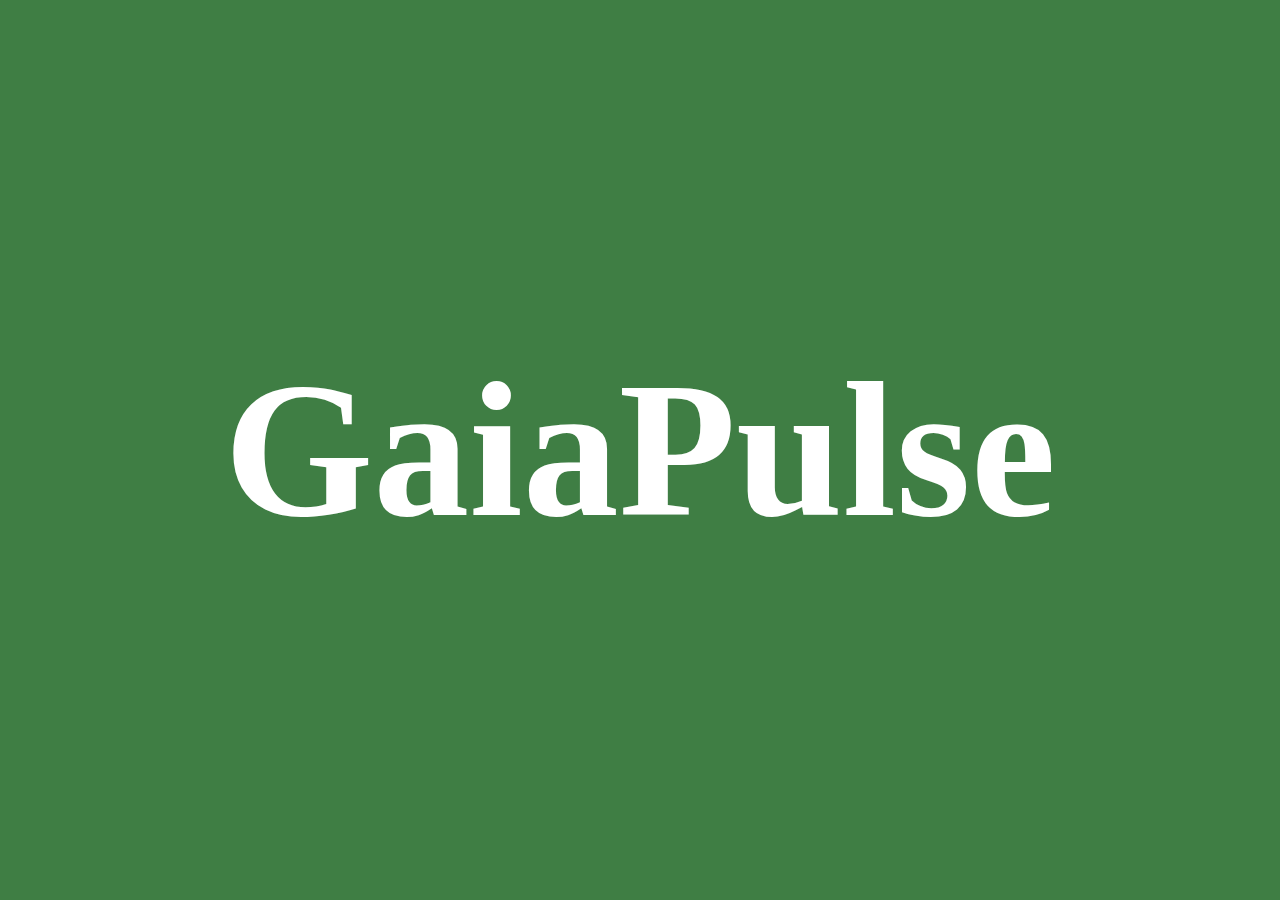
<file: index.html>
<!DOCTYPE html>
<html lang="en">
<head>
    <meta charset="UTF-8">
    <meta name="viewport" content="width=device-width, initial-scale=1.0">
    <link rel="stylesheet" href="style.css">
    <title>Gaia Pulse</title>
</head>
<body>
    <h1>
        GaiaPulse
        <span>GaiaPulse</span>
        <span>GaiaPulse</span>
        <span><a href="clock.html">Get Started</a></span>
    </h1>
</body>
</html>
</file>
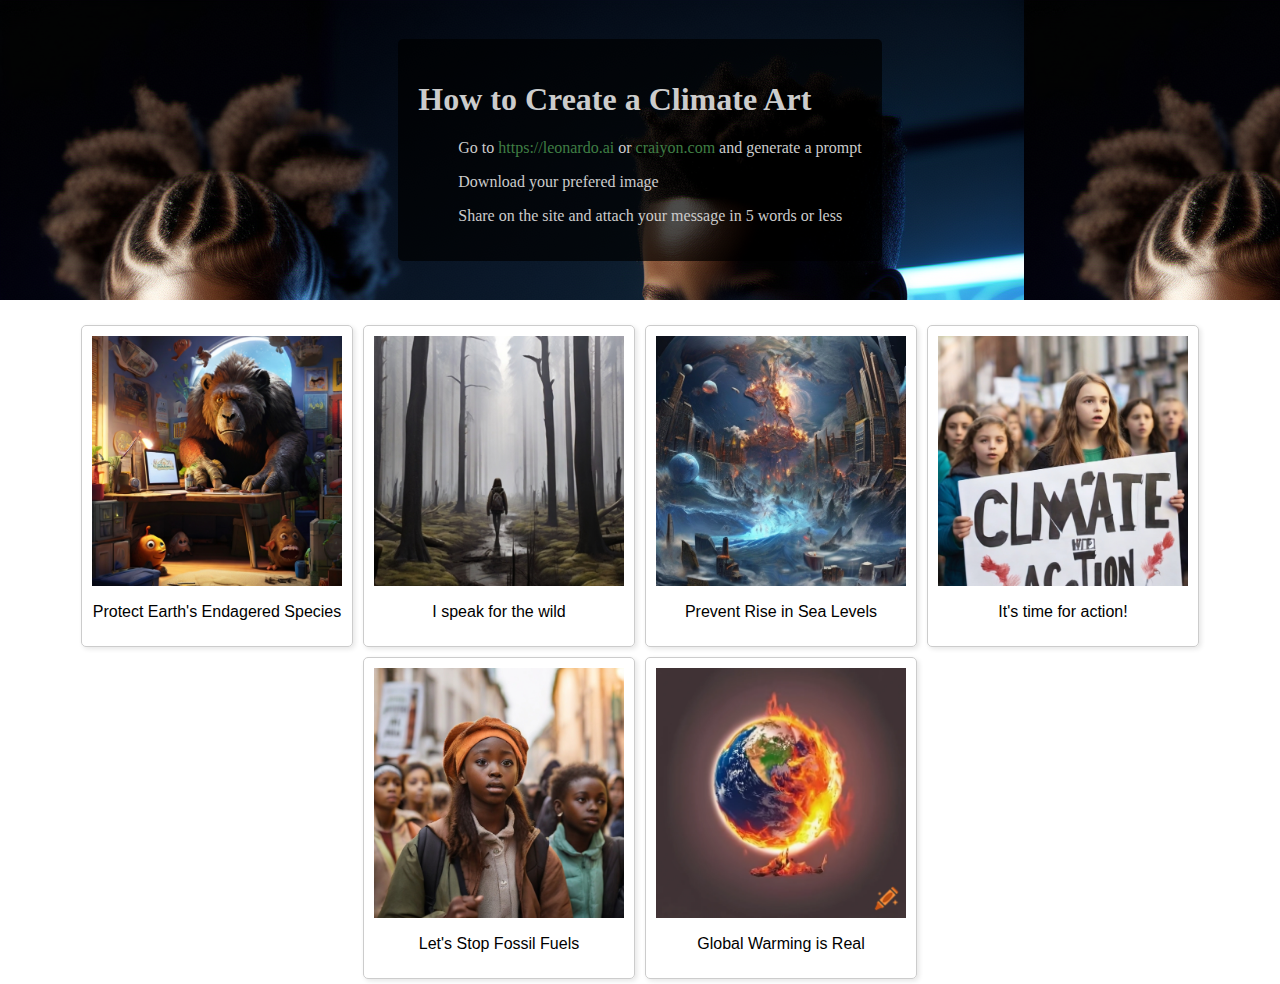
<file: art.html>
<!DOCTYPE html>
<html lang="en">
<head>
    <meta charset="UTF-8">
    <meta name="viewport" content="width=device-width, initial-scale=1.0">
    <link rel="stylesheet" href="css/art.css">
    <title>Climate Art</title>
</head>
<body>
    <div class="top">
    <div class="banner">
        <div class="overlay">
            <h1>
                How to Create a Climate Art
            </h1>
            <ul>Go to <a href="https://leonardo.ai/">https://leonardo.ai</a> or <a href="craiyon.com">craiyon.com</a> and generate a prompt</ul>
            <ul>Download your prefered image</ul>
            <ul>Share on the site and attach your message in 5 words or less</ul>
            
        </div>
    </div>
    </div>
    <div>
        <div class="card-container">
            <div class="card">
                <img src="images/scene1.jpg" alt="Card 1 image">
                <p>Protect Earth's Endagered Species</p>
            </div>
            <div class="card">
                <img src="images/scene4.jpg" alt="Card 2 image">
                <p>I speak for the wild</p>
            </div>
            <div class="card">
              <img src="images/scene3.jpg" alt="Card 2 image">
              <p>Prevent Rise in Sea Levels</p>
            </div>
            <div class="card">
                <img src="images/scene5.jpg" alt="Card 2 image">
                <p>It's time for action!</p>
              </div>
              <div class="card">
                <img src="images/scene5c.jpg" alt="Card 2 image">
                <p>Let's Stop Fossil Fuels</p>
              </div>
              <div class="card">
                <img src="images/craiyon_113333_A_poster_for_the_world_climate_change_conference_WITH_ONE_SIDE_OF_THE_EARTH_BURNING_A.png" alt="Card 2 image">
                <p>Global Warming is Real</p>
              </div>
            
    </div>
</body>
</html>
</file>
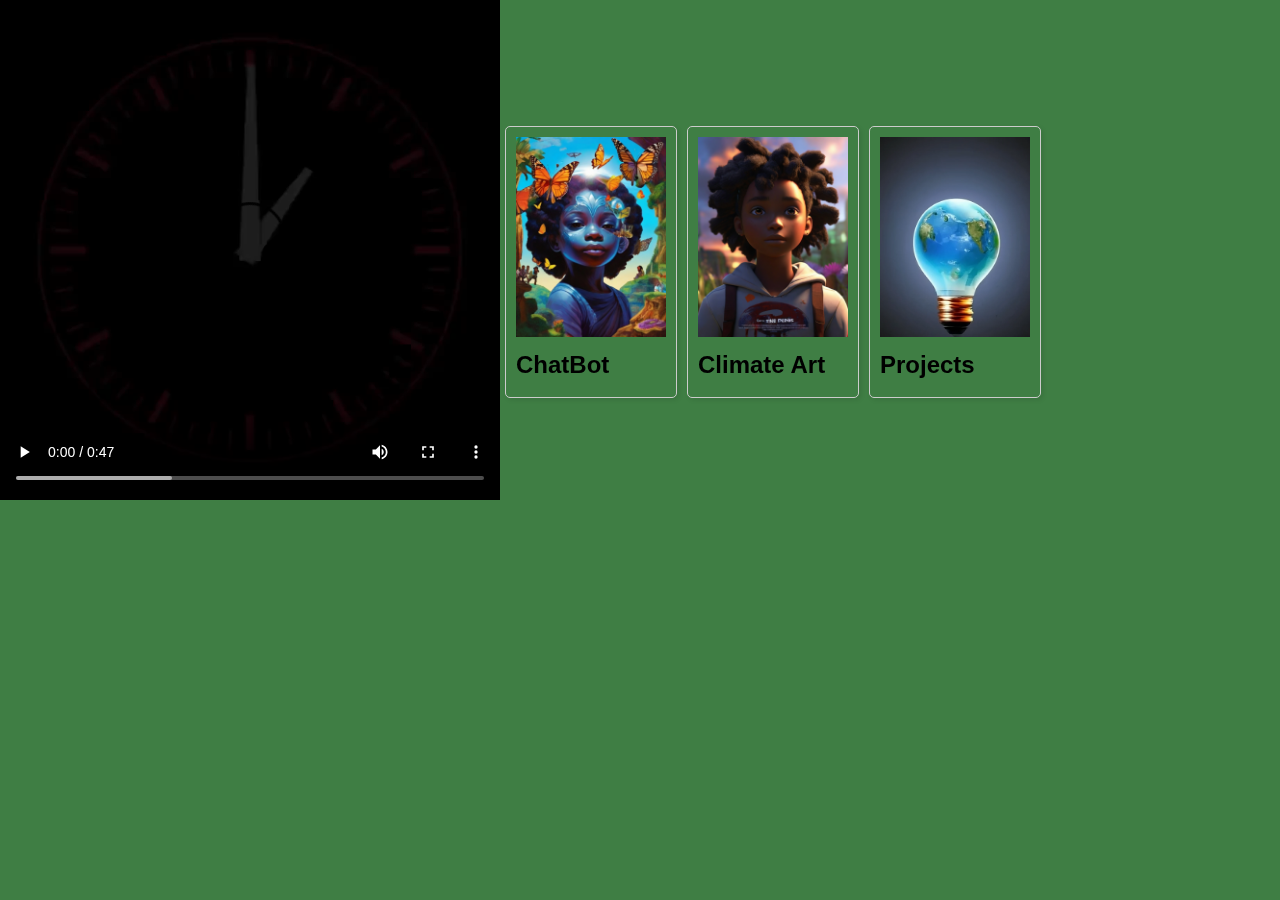
<file: clock.html>
<!DOCTYPE html>
<html lang="en">
<head>
    <meta charset="UTF-8">
    <meta name="viewport" content="width=device-width, initial-scale=1.0">
    <link rel="stylesheet" href="style.css">
    <title>Document</title>
</head>
<body>
    <style>
        body{
            background-color: #3f7e44;
            height: 100vh;
        }
    </style>
    <div>
        <climate-clock />
    </div>
     <div style="display: flex; flex-wrap: wrap; width: 100%; margin: 0;">
        <div>
            <video autoplay controls style="width: 100%; max-width: 500px;" loop>
                <source src="/ClockVideo.mp4">
            </video>
        </div>
            <div class="card-container">
                <div class="card">
                    <a href="https://poe.com/Gaia_Pulse" target="_blank"><img src="Leonardo_Diffusion_XL_transformed_earth_with_grenery_butterfli_3.jpg" alt="Card 1 image">
                    </a>
                  <h2>ChatBot</h2>
                </div>
                <div class="card">
                    <a href="art.html"><img src="Leonardo_Diffusion_XL_imagine_prompt_3D_animation_personality_2.jpg" alt="Card 2 image">
                    </a>
                    <h2>Climate Art</h2>
                </div>
                <div class="card">
                    <a href="projects.html"><img src="craiyon_112958_a_light_bulb_with_the_earth_at_the_center.png" alt="Card 2 image">
                    </a>
                  <h2>Projects</h2>
                </div>
                
        </div>
     </div>
     <script src="https://climateclock.world/widget-v2.js" async></script>

</body>

</html>
</file>
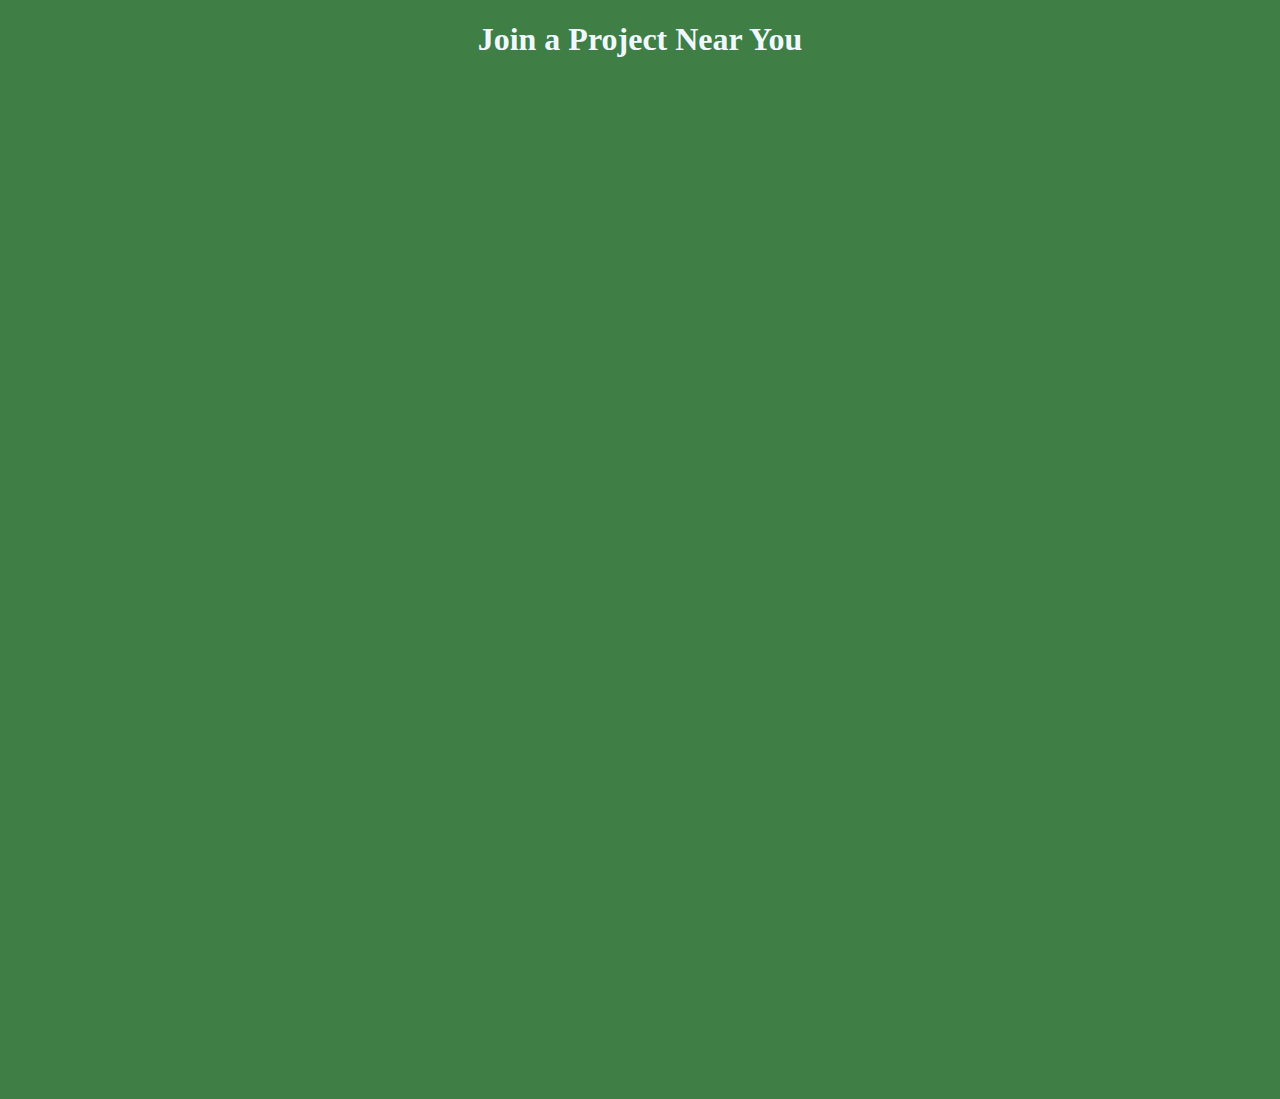
<file: projects.html>
<!DOCTYPE html>
<html lang="en">
<head>
    <meta charset="UTF-8">
    <meta name="viewport" content="width=device-width, initial-scale=1.0">
    <title>Projects</title>
</head>
<body style="background-color: #3f7e44;">
    <h1 style="text-align: center; color: aliceblue;">
        Join a Project Near You
    </h1>
    <style>.embed-container {position: relative; padding-bottom: 80%; height: 0; max-width: 100%;} .embed-container iframe, .embed-container object, .embed-container iframe{position: absolute; top: 0; left: 0; width: 100%; height: 100%;} small{position: absolute; z-index: 40; bottom: 0; margin-bottom: -15px;}</style><div class="embed-container"><iframe width="500" height="400" frameborder="0" scrolling="no" marginheight="0" marginwidth="0" title="Climate Action Projects" src="//africageoportal.maps.arcgis.com/apps/Embed/index.html?webmap=ec1f482387fd413b9e526f0b4bc1726b&extent=36.6553,-1.3574,37.0038,-1.1683&zoom=true&previewImage=false&scale=true&search=true&searchextent=true&disable_scroll=true&theme=dark"></iframe></div>
</body>
</html>
</file>
<file: style.css>
body{
    margin: 0;
    padding: 0;
    min-height: 100vh;
    font-family: consolas;
    background-color: #3f7e44;

}
h1{
    position: absolute;
    top: 50%;
    left: 50%;
    transform: translate(-50%, -50%);
    margin: 0;
    padding: 0;
    font-size: 12em;
    color: transparent;
}
h1 span:nth-child(1){
    position: absolute;
    top: 0;
    left: 0;
    color: #fff;
    transition: 0.5s;
    clip-path: polygon(0 0, 100% 0, 100% 50%, 0 50%);
    overflow: hidden;
}
h1:hover span:nth-child(1)
{
    transform: translateY(-36px);
}
h1 span:nth-child(2){
    position: absolute;
    top: 0;
    left: 0;
    color: #fff;
    transition: 0.5s;
    clip-path: polygon(0 50%, 100% 50%, 100% 100%, 0 100%);
    overflow: hidden;
}
h1:hover span:nth-child(2)
{
    transform: translateY(36px);
}
h1 span:nth-child(3)
{
    position: absolute;
    top: 50%;
    left: 0;
    transform: translateY(-50%) scaleY(0);
    width: 91%;
    color: #000;
    font-family: 'Franklin Gothic Medium', 'Arial Narrow', Arial, sans-serif;
    background: #48a3cf;
    border-radius: 10px;
    font-size: 0.2em;
    font-weight: 500;
    letter-spacing: 0.7em;
    text-align: center;
    padding-left: 20px;
    margin-left: 15px;
    transition: 0.5s;
    cursor: pointer;

}
a{
    text-decoration: none;
    color: #3f7e44;
}
h1:hover span:nth-child(3)
{
    transform: translateY(-50%) scaleY(1); 
}

.card-container {
    display: flex;
    flex-wrap: wrap;
    justify-content: center;
    align-items: center; 
    justify-content: space-between; 
    margin-top: 20px; 
    font-family: sans-serif;
    
  }
  
  .card {
    width: 100%; 
    max-width: 150px;
    padding: 10px;
    height: 250px;
    margin: 5px;
    border: 1px solid #ccc;
    border-radius: 5px;
    box-shadow: 2px 2px 5px rgba(0, 0, 0, 0.1);
    cursor: pointer;
  }
  .card:hover{
    transform: scale(1.05);
    transition: 1s;
  }
  .card img {
    width: 100%;
    height: 200px; 
    object-fit: cover; /* Maintain aspect ratio */
  }
  
  .card h2 {
    margin-top: 10px;
    font-weight: bold;
  }
  
  .card p {
    margin-top: 10px;
    line-height: 1.5;
  }
</file>
<file: css/art.css>
body{
    margin: 0;
    padding: 0;
}
.top   {
    height:300px ;
}
.banner{
    position: absolute;
    display: flex;
    justify-content: center;
    align-items: center;
    top: 0;
    width: 100%;
    height: 300px;
    background-image: url(../images/Muse2.png);
    background-clip: content-box;
    color: #ccc;

}
.overlay{
    background-color: rgba(0,0,0,.7);
    padding: 20px;
    border-radius: 5px;

}
.h1{
    text-align: center;
}
a{
    color: #3f7e44;
    text-decoration: none;
}
.card-container {
    display: flex;
    flex-wrap: wrap;
    justify-content: center;
    align-items: center; 
    /* justify-content: space-between;  */
    margin-top: 20px; 
    font-family: sans-serif;
    
  }
  
  .card {
    width: 100%; 
    max-width: 250px;
    padding: 10px;
    height: 300px;
    margin: 5px;
    border: 1px solid #ccc;
    border-radius: 5px;
    box-shadow: 2px 2px 5px rgba(0, 0, 0, 0.1);
    cursor: pointer;
    text-align: center;
  }
  
  .card img {
    width: 100%;
    height: 250px; 
    object-fit: cover; /* Maintain aspect ratio */
  }
  .card video{
    width: 100%;
    height: 300px; 
    object-fit: cover; /* Maintain aspect ratio */

  }
  .card h2 {
    margin-top: 10px;
    font-weight: bold;
  }
  
  .card p {
    margin-top: 10px;
    line-height: 1.5;
  }
</file>
